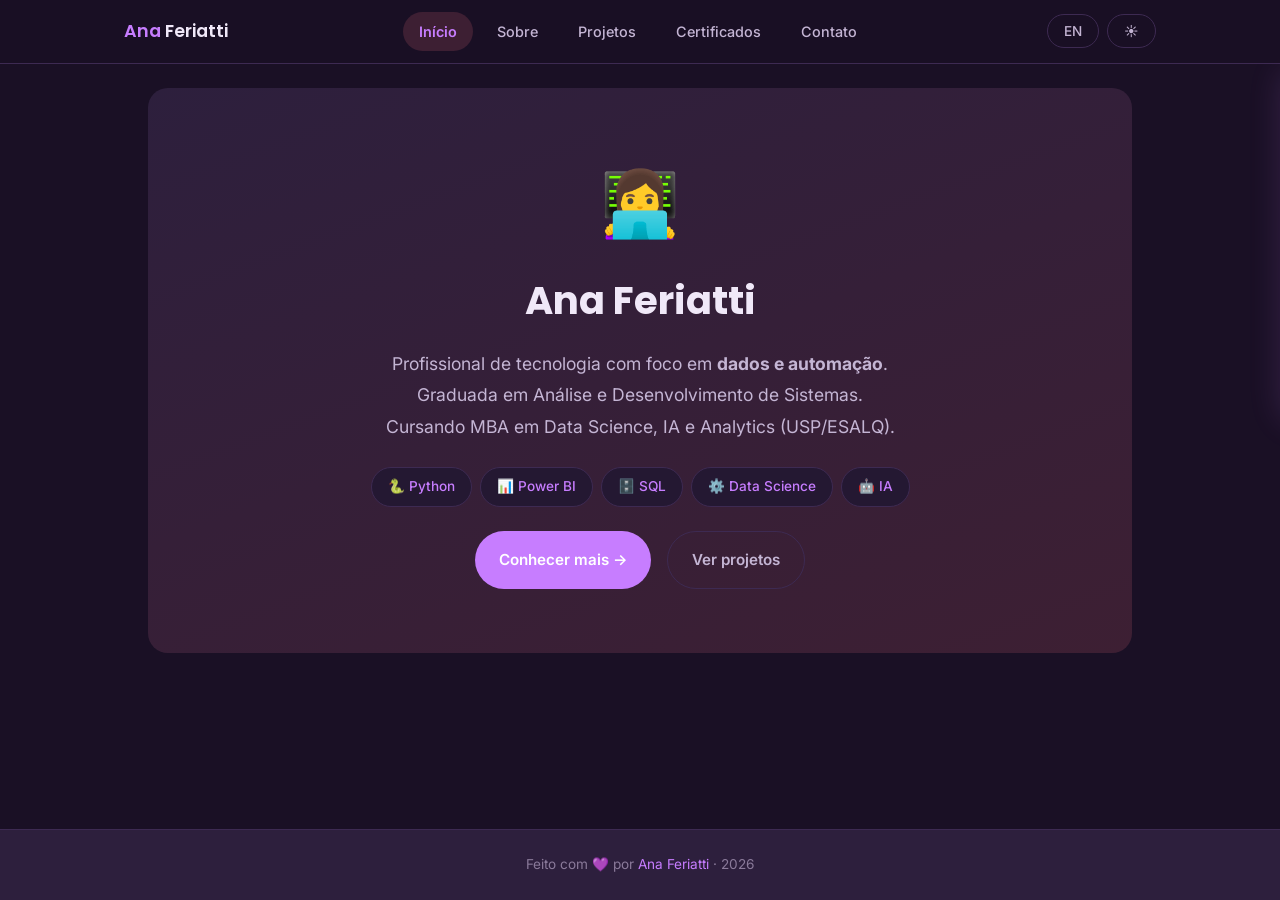
<file: docs/index.html>
<!DOCTYPE html>
<html lang="pt-br">
<head>
  <meta charset="UTF-8">
  <meta name="viewport" content="width=device-width, initial-scale=1.0">
  <title>Ana Feriatti — Data Science & Analytics</title>
  <meta name="description" content="Portfolio de Ana Feriatti — Data Science, Python, SQL, Power BI e automação de processos.">
  <meta name="author" content="Ana Feriatti">
  <meta property="og:title" content="Ana Feriatti — Data Science & Analytics">
  <meta property="og:description" content="Profissional de tecnologia com foco em Data Science, Python, SQL e Power BI.">
  <meta property="og:type" content="website">
  <meta property="og:locale" content="pt_BR">
  <link rel="icon" href="data:image/svg+xml,<svg xmlns='http://www.w3.org/2000/svg' viewBox='0 0 100 100'><text y='.9em' font-size='90'>💜</text></svg>">
  <link rel="preconnect" href="https://fonts.googleapis.com">
  <link rel="preconnect" href="https://fonts.gstatic.com" crossorigin>
  <link href="https://fonts.googleapis.com/css2?family=Inter:wght@400;500;600&family=Poppins:wght@600;700&display=swap" rel="stylesheet">
  <link rel="stylesheet" href="css/style.css">
</head>
<body data-page="home">

  <main class="page">
    <div class="container">
      <section class="hero reveal" aria-label="Apresentação">
        <div class="hero-emoji" aria-hidden="true">👩‍💻</div>
        <h1 data-i18n="home.title">Ana Feriatti</h1>
        <p data-i18n="home.desc">
          Profissional de tecnologia com foco em <strong>dados e automação</strong>.<br>
          Graduada em Análise e Desenvolvimento de Sistemas.<br>
          Cursando MBA em Data Science, IA e Analytics (USP/ESALQ).
        </p>
        <div class="hero-tags">
          <span class="hero-tag">🐍 Python</span>
          <span class="hero-tag">📊 Power BI</span>
          <span class="hero-tag">🗄️ SQL</span>
          <span class="hero-tag">⚙️ Data Science</span>
          <span class="hero-tag">🤖 IA</span>
        </div>
        <div class="hero-links">
          <a href="sobre.html" class="hero-link primary">Conhecer mais →</a>
          <a href="projetos.html" class="hero-link secondary">Ver projetos</a>
        </div>
      </section>
    </div>
  </main>

  <script src="js/bootstrap.js"></script>
</body>
</html>
</file>
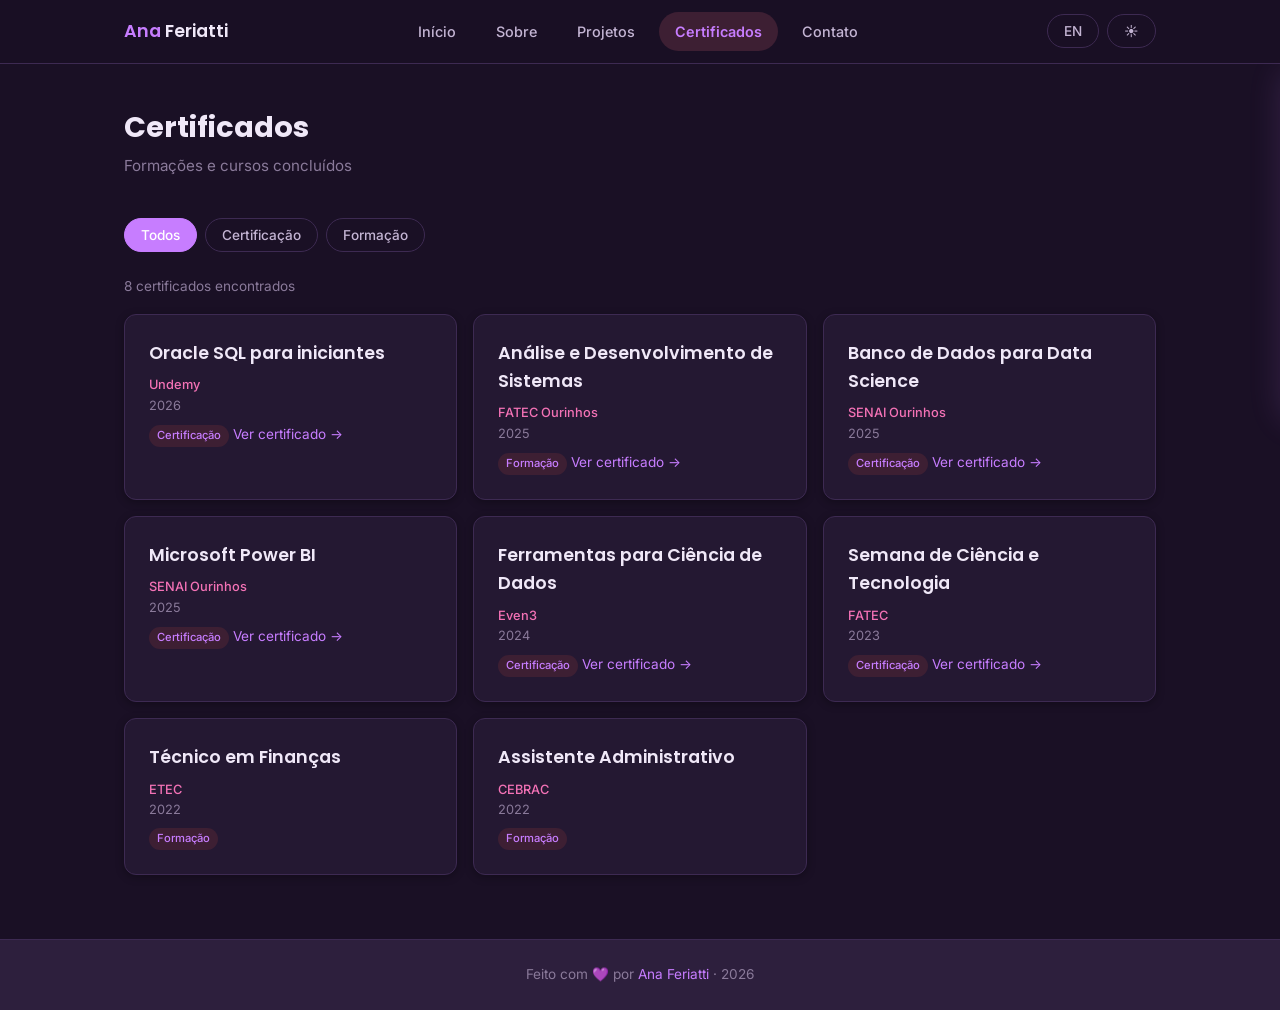
<file: docs/certificados.html>
<!DOCTYPE html>
<html lang="pt-br">
<head>
  <meta charset="UTF-8">
  <meta name="viewport" content="width=device-width, initial-scale=1.0">
  <title>Certificados — Ana Feriatti</title>
  <meta name="description" content="Certificados e cursos de Ana Feriatti.">
  <meta name="author" content="Ana Feriatti">
  <link rel="icon" href="data:image/svg+xml,<svg xmlns='http://www.w3.org/2000/svg' viewBox='0 0 100 100'><text y='.9em' font-size='90'>💜</text></svg>">
  <link rel="preconnect" href="https://fonts.googleapis.com">
  <link rel="preconnect" href="https://fonts.gstatic.com" crossorigin>
  <link href="https://fonts.googleapis.com/css2?family=Inter:wght@400;500;600&family=Poppins:wght@600;700&display=swap" rel="stylesheet">
  <link rel="stylesheet" href="css/style.css">
</head>
<body data-page="certificados">

  <main class="page">
    <div class="container">
      <section class="page-section">
        <h2 class="section-title reveal">Certificados</h2>
        <p class="section-subtitle reveal">Formações e cursos concluídos</p>

        <div class="filters reveal">
          <button class="filter-btn active" data-filter="all">Todos</button>
          <button class="filter-btn" data-filter="Certificação">Certificação</button>
          <button class="filter-btn" data-filter="Formação">Formação</button>
        </div>
        
        <div class="result-count reveal" id="certCount"></div>

        <div class="certs-grid" id="certList"></div>
      </section>
    </div>
  </main>

  <script src="js/bootstrap.js"></script>
</body>
</html>
</file>
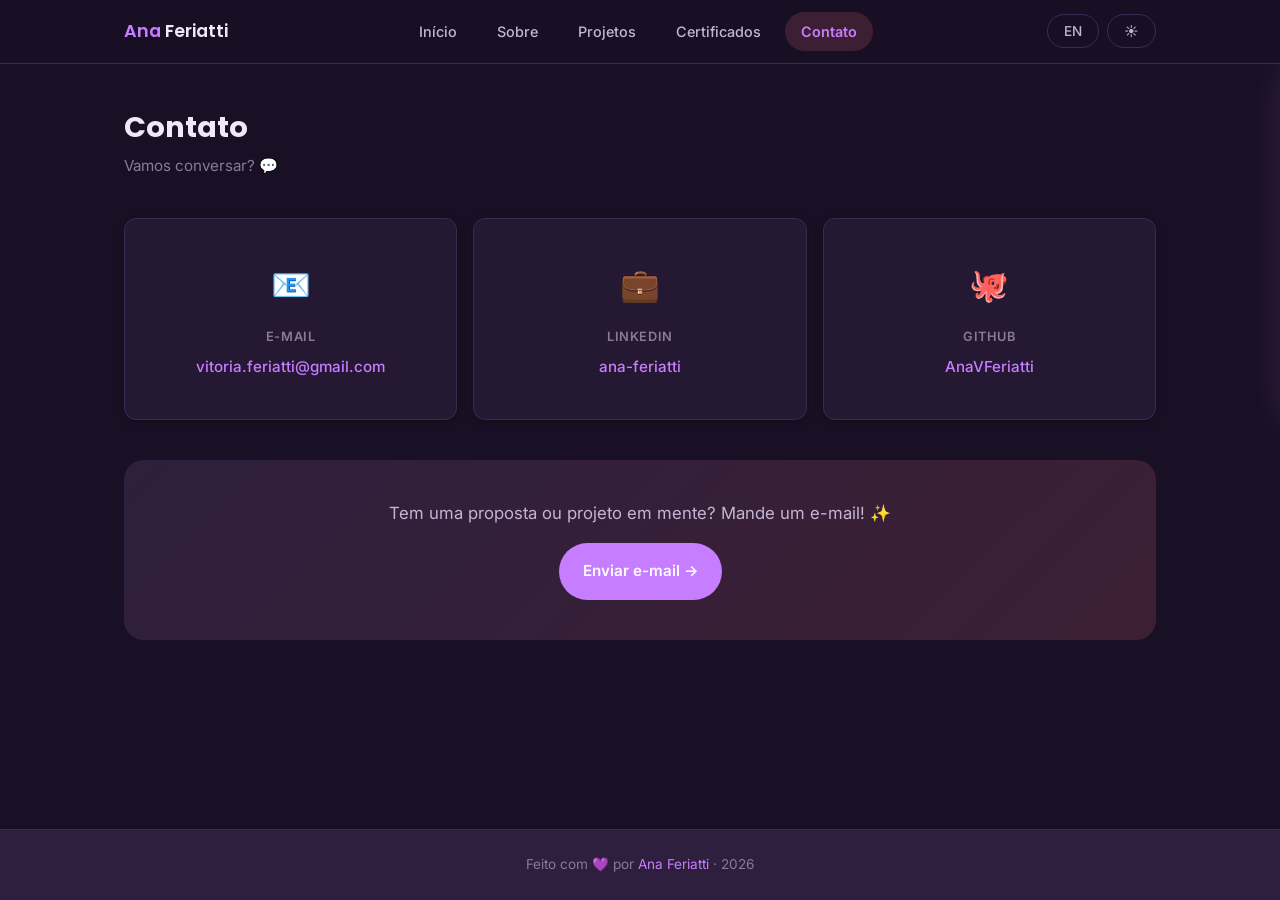
<file: docs/contato.html>
<!DOCTYPE html>
<html lang="pt-br">
<head>
  <meta charset="UTF-8">
  <meta name="viewport" content="width=device-width, initial-scale=1.0">
  <title>Contato — Ana Feriatti</title>
  <meta name="description" content="Entre em contato com Ana Feriatti.">
  <meta name="author" content="Ana Feriatti">
  <link rel="icon" href="data:image/svg+xml,<svg xmlns='http://www.w3.org/2000/svg' viewBox='0 0 100 100'><text y='.9em' font-size='90'>💜</text></svg>">
  <link rel="preconnect" href="https://fonts.googleapis.com">
  <link rel="preconnect" href="https://fonts.gstatic.com" crossorigin>
  <link href="https://fonts.googleapis.com/css2?family=Inter:wght@400;500;600&family=Poppins:wght@600;700&display=swap" rel="stylesheet">
  <link rel="stylesheet" href="css/style.css">
</head>
<body data-page="contato">

  <main class="page">
    <div class="container">
      <section class="page-section">
        <h2 class="section-title reveal">Contato</h2>
        <p class="section-subtitle reveal">Vamos conversar? 💬</p>

        <div class="contact-grid reveal">
          <a href="mailto:vitoria.feriatti@gmail.com" class="card contact-card" aria-label="Enviar e-mail">
            <div class="contact-icon">📧</div>
            <div class="contact-label">E-mail</div>
            <div class="contact-value">vitoria.feriatti@gmail.com</div>
          </a>
          <a id="ciLinkedin" href="https://www.linkedin.com/in/ana-feriatti/" target="_blank" rel="noopener" class="card contact-card" aria-label="LinkedIn">
            <div class="contact-icon">💼</div>
            <div class="contact-label">LinkedIn</div>
            <div class="contact-value">ana-feriatti</div>
          </a>
          <a id="ciGithub" href="https://github.com/AnaVFeriatti" target="_blank" rel="noopener" class="card contact-card" aria-label="GitHub">
            <div class="contact-icon">🐙</div>
            <div class="contact-label">GitHub</div>
            <div class="contact-value">AnaVFeriatti</div>
          </a>
        </div>

        <div class="contact-cta reveal">
          <p data-i18n="contato.cta">Tem uma proposta ou projeto em mente? Mande um e-mail! ✨</p>
          <a href="mailto:vitoria.feriatti@gmail.com" class="hero-link primary" data-i18n="contato.cta.link">Enviar e-mail →</a>
        </div>
      </section>
    </div>
  </main>

  <script src="js/bootstrap.js"></script>
</body>
</html>
</file>
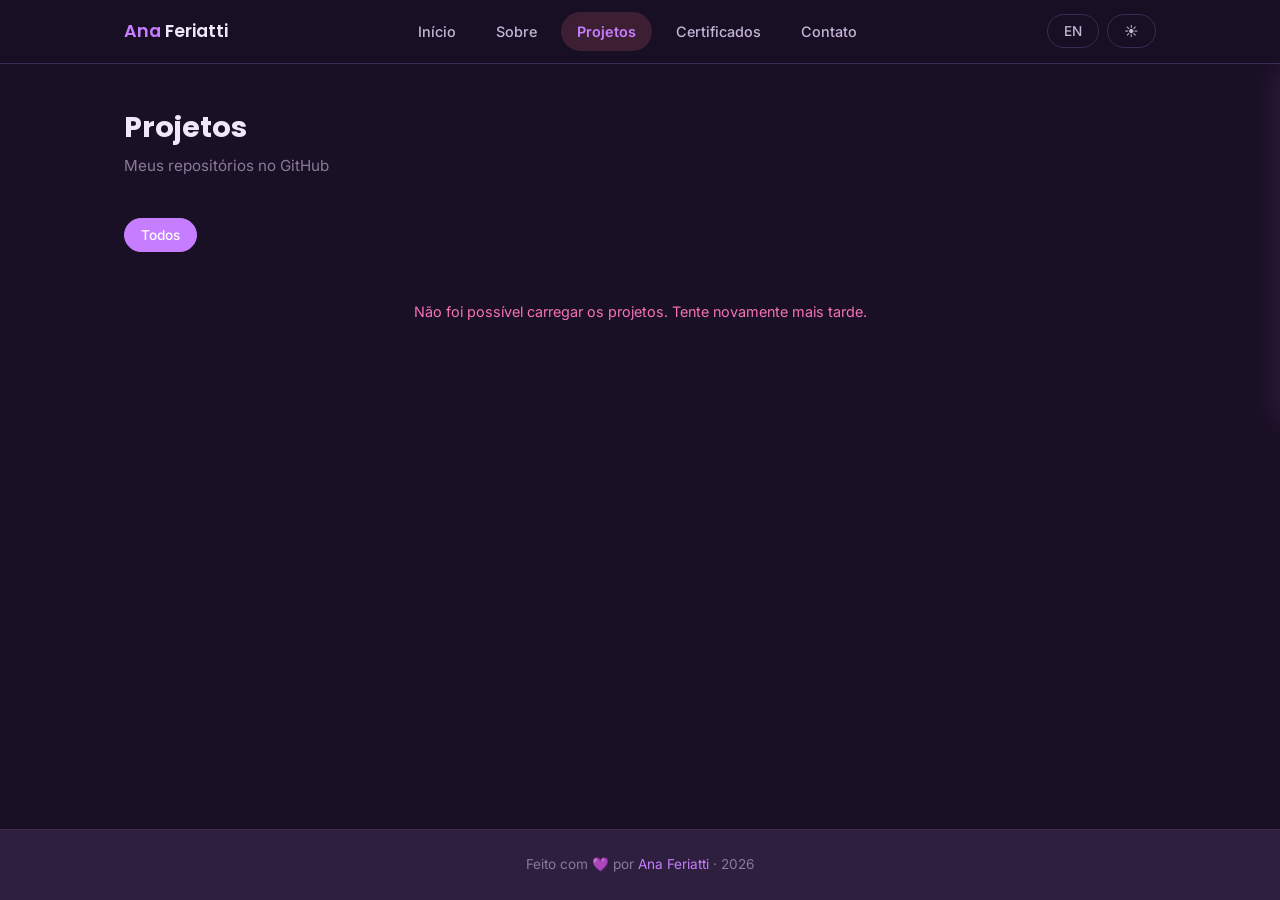
<file: docs/projetos.html>
<!DOCTYPE html>
<html lang="pt-br">
<head>
  <meta charset="UTF-8">
  <meta name="viewport" content="width=device-width, initial-scale=1.0">
  <title>Projetos — Ana Feriatti</title>
  <meta name="description" content="Projetos e repositórios de Ana Feriatti no GitHub.">
  <meta name="author" content="Ana Feriatti">
  <link rel="icon" href="data:image/svg+xml,<svg xmlns='http://www.w3.org/2000/svg' viewBox='0 0 100 100'><text y='.9em' font-size='90'>💜</text></svg>">
  <link rel="preconnect" href="https://fonts.googleapis.com">
  <link rel="preconnect" href="https://fonts.gstatic.com" crossorigin>
  <link href="https://fonts.googleapis.com/css2?family=Inter:wght@400;500;600&family=Poppins:wght@600;700&display=swap" rel="stylesheet">
  <link rel="stylesheet" href="css/style.css">
</head>
<body data-page="projetos">

  <main class="page">
    <div class="container">
      <section class="page-section">
        <h2 class="section-title reveal">Projetos</h2>
        <p class="section-subtitle reveal">Meus repositórios no GitHub</p>

        <div class="filters reveal" id="projectFilters">
          <button class="filter-btn active" data-lang="all">Todos</button>
        </div>
        <div class="result-count reveal" id="projectCount"></div>

        <div class="loading" id="loadingRepos" role="status" aria-live="polite">Carregando projetos</div>
        <div class="error-msg" id="errorRepos" style="display:none" role="alert"></div>
        <div class="projects-grid" id="repoList"></div>
      </section>
    </div>
  </main>

  <script src="js/bootstrap.js"></script>
</body>
</html>
</file>
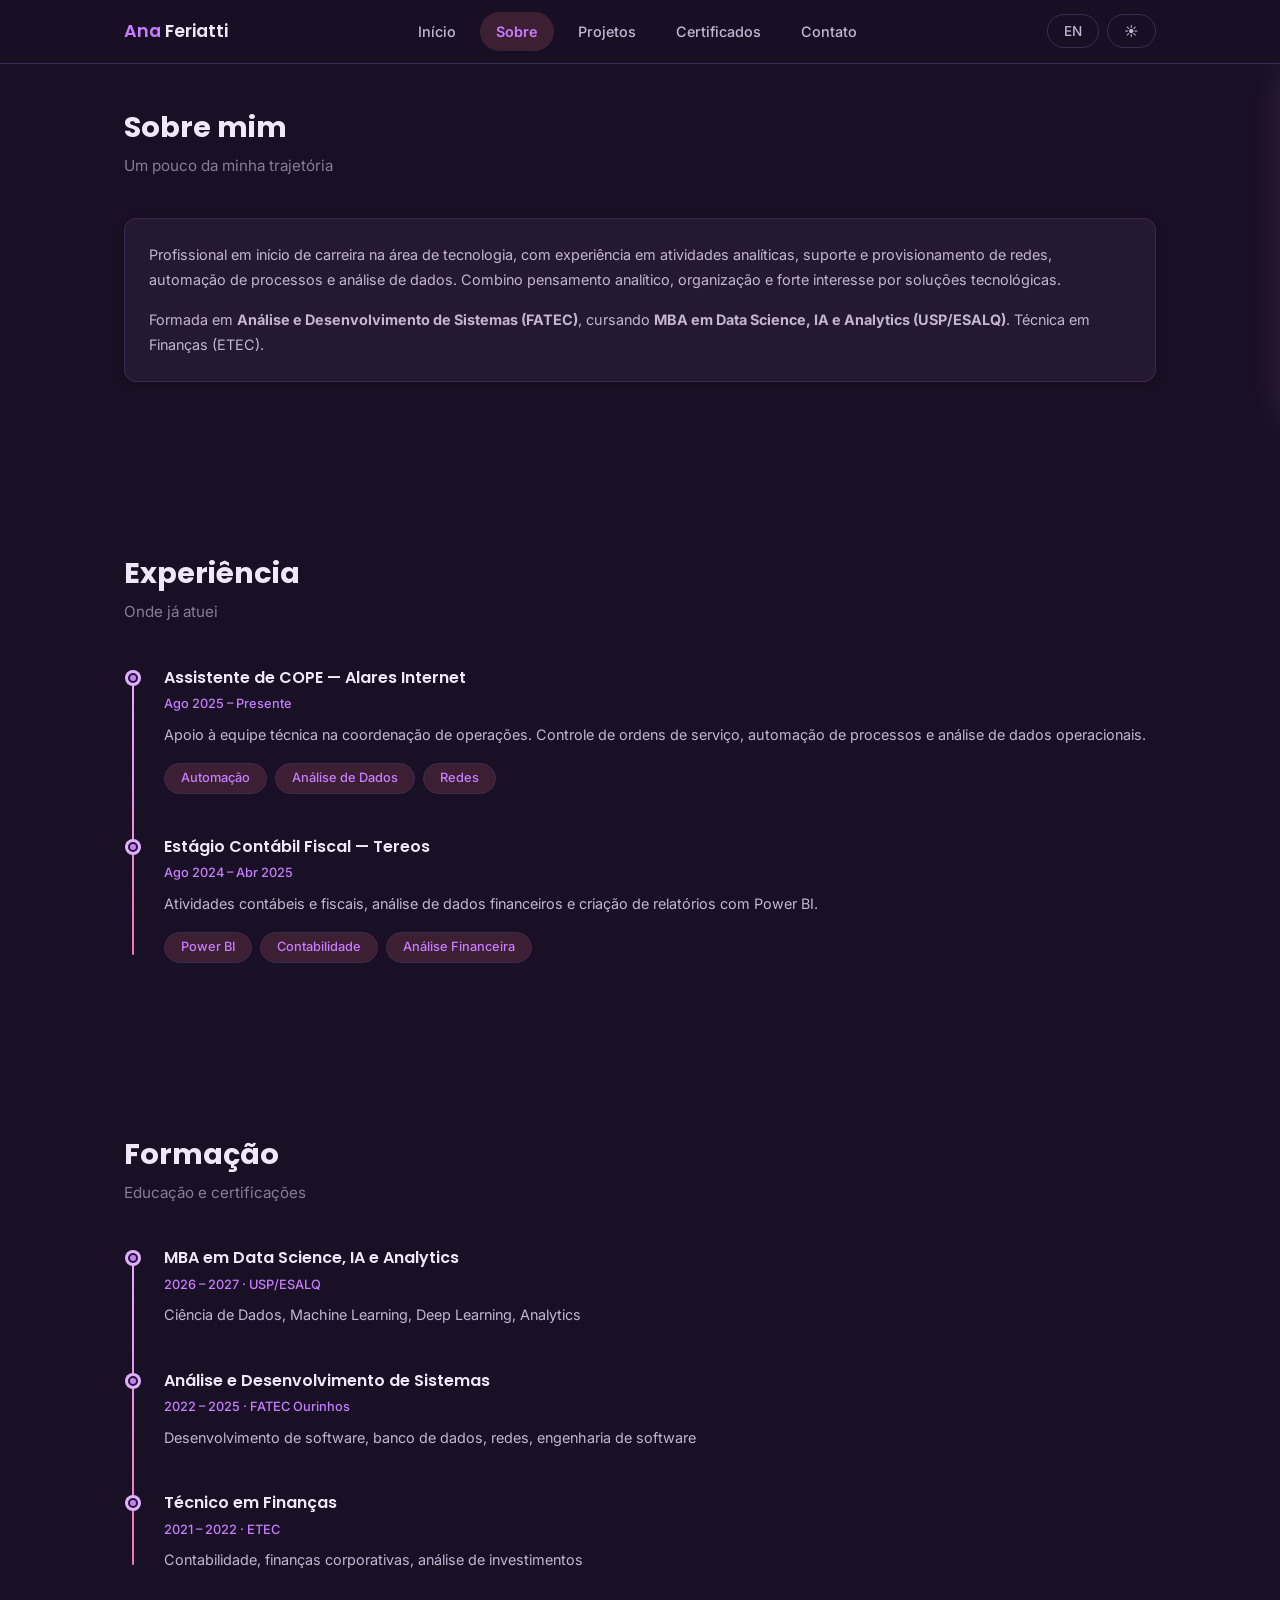
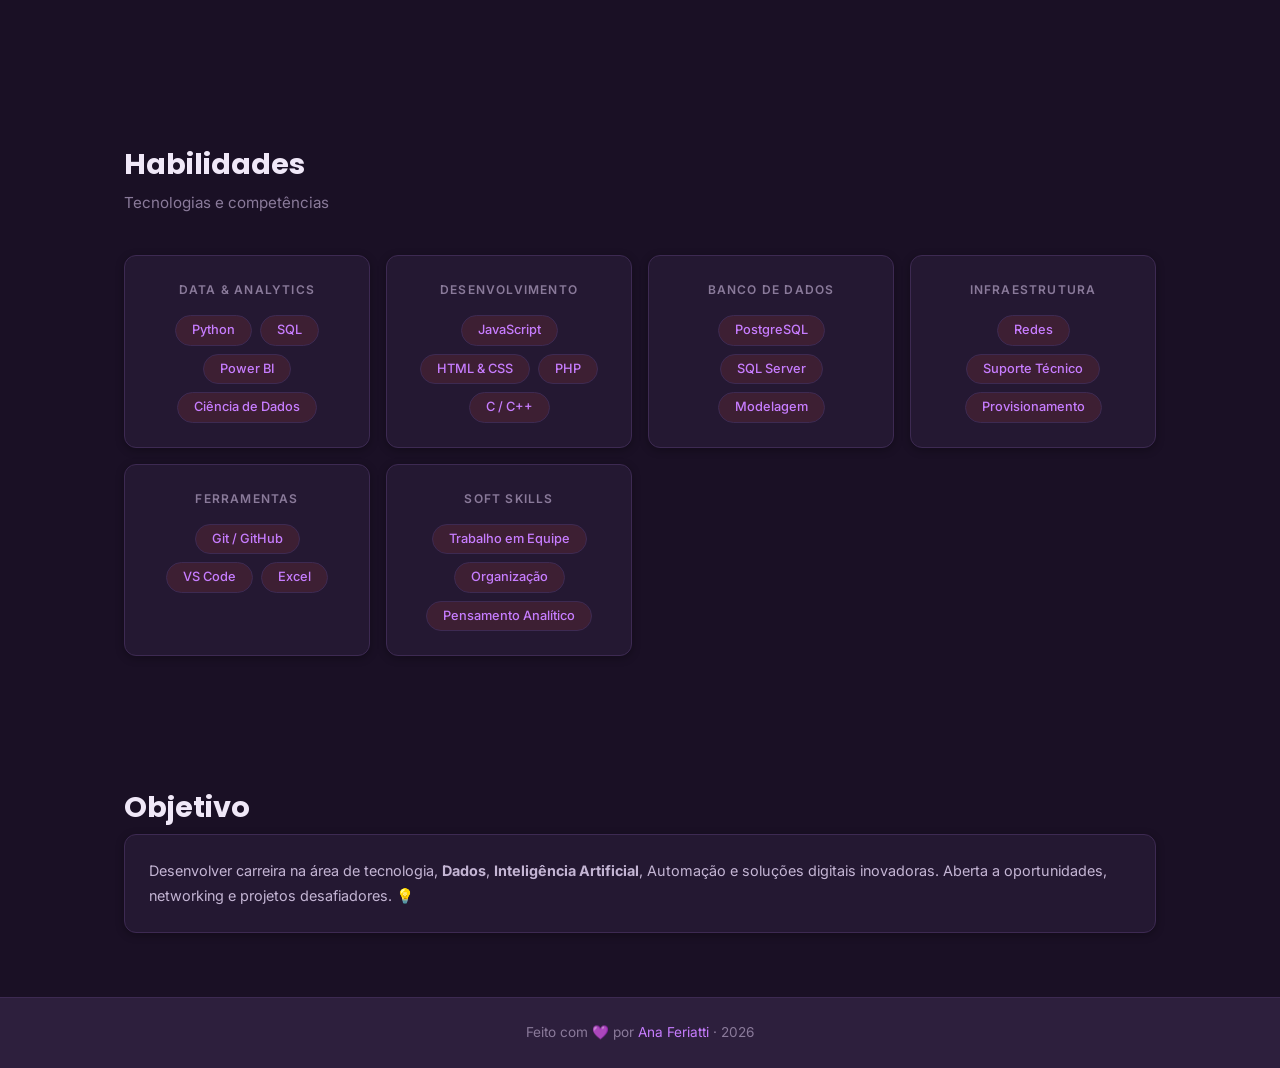
<file: docs/sobre.html>
<!DOCTYPE html>
<html lang="pt-br">
<head>
  <meta charset="UTF-8">
  <meta name="viewport" content="width=device-width, initial-scale=1.0">
  <title>Sobre — Ana Feriatti</title>
  <meta name="description" content="Experiência, formação e habilidades de Ana Feriatti.">
  <meta name="author" content="Ana Feriatti">
  <link rel="icon" href="data:image/svg+xml,<svg xmlns='http://www.w3.org/2000/svg' viewBox='0 0 100 100'><text y='.9em' font-size='90'>💜</text></svg>">
  <link rel="preconnect" href="https://fonts.googleapis.com">
  <link rel="preconnect" href="https://fonts.gstatic.com" crossorigin>
  <link href="https://fonts.googleapis.com/css2?family=Inter:wght@400;500;600&family=Poppins:wght@600;700&display=swap" rel="stylesheet">
  <link rel="stylesheet" href="css/style.css">
</head>
<body data-page="sobre">

  <main class="page">
    <div class="container">

      <section class="page-section reveal" aria-label="Sobre mim">
        <h2 class="section-title" data-i18n="sobre.title">Sobre mim</h2>
        <p class="section-subtitle" data-i18n="sobre.subtitle">Um pouco da minha trajetória</p>
        <div class="card" style="margin-bottom: var(--space-xl);">
          <p class="card-desc" data-i18n="sobre.resumo">
            Profissional em início de carreira na área de tecnologia, com experiência em atividades analíticas,
            suporte e provisionamento de redes, automação de processos e análise de dados.
            Combino pensamento analítico, organização e forte interesse por soluções tecnológicas.
          </p>
          <p class="card-desc" style="margin-top: var(--space-md);" data-i18n="sobre.formacao">
            Formada em <strong>Análise e Desenvolvimento de Sistemas (FATEC)</strong>, cursando
            <strong>MBA em Data Science, IA e Analytics (USP/ESALQ)</strong>. Técnica em Finanças (ETEC).
          </p>
        </div>
      </section>

      <section class="page-section reveal" aria-label="Experiência">
        <h2 class="section-title" data-i18n="sobre.exp.title">Experiência</h2>
        <p class="section-subtitle">Onde já atuei</p>
        <div class="timeline">
          <article class="tl-item">
            <h3 data-i18n="sobre.exp.cargo1">Assistente de COPE — Alares Internet</h3>
            <div class="tl-date">Ago 2025 – Presente</div>
            <p data-i18n="sobre.exp.desc1">Apoio à equipe técnica na coordenação de operações. Controle de ordens de serviço, automação de processos e análise de dados operacionais.</p>
            <div class="tags" style="margin-top: var(--space-md); justify-content: flex-start;">
              <span class="tag">Automação</span>
              <span class="tag">Análise de Dados</span>
              <span class="tag">Redes</span>
            </div>
          </article>
          <article class="tl-item">
            <h3 data-i18n="sobre.exp.cargo2">Estágio Contábil Fiscal — Tereos</h3>
            <div class="tl-date">Ago 2024 – Abr 2025</div>
            <p data-i18n="sobre.exp.desc2">Atividades contábeis e fiscais, análise de dados financeiros e criação de relatórios com Power BI.</p>
            <div class="tags" style="margin-top: var(--space-md); justify-content: flex-start;">
              <span class="tag">Power BI</span>
              <span class="tag">Contabilidade</span>
              <span class="tag">Análise Financeira</span>
            </div>
          </article>
        </div>
      </section>

      <section class="page-section reveal" aria-label="Formação">
        <h2 class="section-title" data-i18n="sobre.form.title">Formação</h2>
        <p class="section-subtitle">Educação e certificações</p>
        <div class="timeline">
          <article class="tl-item">
            <h3>MBA em Data Science, IA e Analytics</h3>
            <div class="tl-date">2026 – 2027 · USP/ESALQ</div>
            <p>Ciência de Dados, Machine Learning, Deep Learning, Analytics</p>
          </article>
          <article class="tl-item">
            <h3>Análise e Desenvolvimento de Sistemas</h3>
            <div class="tl-date">2022 – 2025 · FATEC Ourinhos</div>
            <p>Desenvolvimento de software, banco de dados, redes, engenharia de software</p>
          </article>
          <article class="tl-item">
            <h3>Técnico em Finanças</h3>
            <div class="tl-date">2021 – 2022 · ETEC</div>
            <p>Contabilidade, finanças corporativas, análise de investimentos</p>
          </article>
        </div>
      </section>

      <section class="page-section reveal" aria-label="Habilidades">
        <h2 class="section-title" data-i18n="sobre.stack.title">Habilidades</h2>
        <p class="section-subtitle">Tecnologias e competências</p>
        <div class="skills-grid">
          <div class="card skill-card">
            <h4>Data & Analytics</h4>
            <div class="tags">
              <span class="tag">Python</span>
              <span class="tag">SQL</span>
              <span class="tag">Power BI</span>
              <span class="tag">Ciência de Dados</span>
            </div>
          </div>
          <div class="card skill-card">
            <h4>Desenvolvimento</h4>
            <div class="tags">
              <span class="tag">JavaScript</span>
              <span class="tag">HTML & CSS</span>
              <span class="tag">PHP</span>
              <span class="tag">C / C++</span>
            </div>
          </div>
          <div class="card skill-card">
            <h4>Banco de Dados</h4>
            <div class="tags">
              <span class="tag">PostgreSQL</span>
              <span class="tag">SQL Server</span>
              <span class="tag">Modelagem</span>
            </div>
          </div>
          <div class="card skill-card">
            <h4>Infraestrutura</h4>
            <div class="tags">
              <span class="tag">Redes</span>
              <span class="tag">Suporte Técnico</span>
              <span class="tag">Provisionamento</span>
            </div>
          </div>
          <div class="card skill-card">
            <h4>Ferramentas</h4>
            <div class="tags">
              <span class="tag">Git / GitHub</span>
              <span class="tag">VS Code</span>
              <span class="tag">Excel</span>
            </div>
          </div>
          <div class="card skill-card">
            <h4>Soft Skills</h4>
            <div class="tags">
              <span class="tag">Trabalho em Equipe</span>
              <span class="tag">Organização</span>
              <span class="tag">Pensamento Analítico</span>
            </div>
          </div>
        </div>
      </section>

      <section class="page-section reveal" aria-label="Objetivo">
        <h2 class="section-title" data-i18n="sobre.objetivo.title">Objetivo</h2>
        <div class="card">
          <p class="card-desc">
            Desenvolver carreira na área de tecnologia, <strong>Dados</strong>,
            <strong>Inteligência Artificial</strong>, Automação e soluções digitais inovadoras.
            Aberta a oportunidades, networking e projetos desafiadores. 💡
          </p>
        </div>
      </section>

    </div>
  </main>

  <script src="js/bootstrap.js"></script>
</body>
</html>
</file>
<file: docs/css/style.css>
/* ===== DESIGN TOKENS ===== */
:root {
  --color-bg: #fefcff;
  --color-surface: #ffffff;
  --color-surface-alt: #f8f4fc;
  --color-border: #ede6f5;
  --color-primary: #9b59b6;
  --color-primary-light: #d2a8e0;
  --color-primary-dark: #7d3c98;
  --color-accent: #e91e8c;
  --color-accent-light: #fce4f3;
  --color-text: #2d2040;
  --color-text-secondary: #6b5b7b;
  --color-text-muted: #9a8ba8;
  --color-gradient-start: #f3e7fa;
  --color-gradient-end: #fce4f3;
  --color-card-shadow: rgba(155, 89, 182, 0.08);
  --color-card-hover-shadow: rgba(155, 89, 182, 0.16);

  --font-heading: 'Poppins', sans-serif;
  --font-body: 'Inter', sans-serif;
  --radius-sm: 8px;
  --radius-md: 12px;
  --radius-lg: 20px;
  --radius-full: 9999px;
  --shadow-sm: 0 2px 8px var(--color-card-shadow);
  --shadow-md: 0 4px 20px var(--color-card-shadow);
  --shadow-lg: 0 8px 32px var(--color-card-hover-shadow);
  --max-width: 1080px;
  --nav-height: 64px;

  --space-xs: 4px;
  --space-sm: 8px;
  --space-md: 16px;
  --space-lg: 24px;
  --space-xl: 40px;
  --space-2xl: 64px;
}

[data-theme="dark"] {
  --color-bg: #1a1025;
  --color-surface: #241832;
  --color-surface-alt: #2d1f3d;
  --color-border: #3d2a52;
  --color-primary: #c77dff;
  --color-primary-light: #e0b0ff;
  --color-primary-dark: #a855f7;
  --color-accent: #f472b6;
  --color-accent-light: #3d1f33;
  --color-text: #f0e8f8;
  --color-text-secondary: #c4b5d4;
  --color-text-muted: #8a7a9a;
  --color-gradient-start: #2d1f3d;
  --color-gradient-end: #3d1f33;
  --color-card-shadow: rgba(0, 0, 0, 0.3);
  --color-card-hover-shadow: rgba(199, 125, 255, 0.15);
}

/* ===== RESET ===== */
*, *::before, *::after { margin: 0; padding: 0; box-sizing: border-box; }
html { scroll-behavior: smooth; }

body {
  background: var(--color-bg);
  color: var(--color-text);
  font-family: var(--font-body);
  font-size: 16px;
  line-height: 1.6;
  min-height: 100vh;
  display: flex;
  flex-direction: column;
  -webkit-font-smoothing: antialiased;
}

a { color: var(--color-primary); text-decoration: none; transition: color 0.2s; }
a:hover { color: var(--color-primary-dark); }
a:focus-visible { outline: 2px solid var(--color-primary); outline-offset: 3px; border-radius: 4px; }
img { max-width: 100%; display: block; }

/* ===== UTILITIES ===== */
.sr-only {
  position: absolute; width: 1px; height: 1px; padding: 0; margin: -1px;
  overflow: hidden; clip: rect(0,0,0,0); white-space: nowrap; border: 0;
}
.container { max-width: var(--max-width); margin: 0 auto; padding: 0 var(--space-lg); }
.gradient-text {
  background: linear-gradient(135deg, var(--color-primary), var(--color-accent));
  -webkit-background-clip: text;
  -webkit-text-fill-color: transparent;
  background-clip: text;
}

/* ===== NAVIGATION ===== */
.navbar {
  position: fixed; top: 0; left: 0; right: 0; z-index: 100;
  background: rgba(254, 252, 255, 0.85);
  backdrop-filter: blur(12px);
  border-bottom: 1px solid var(--color-border);
  height: var(--nav-height);
  display: flex; align-items: center;
}
[data-theme="dark"] .navbar { background: rgba(26, 16, 37, 0.85); }

.navbar .container { display: flex; align-items: center; justify-content: space-between; width: 100%; }
.nav-brand { font-family: var(--font-heading); font-weight: 600; font-size: 1.1rem; color: var(--color-text); }
.nav-brand span { color: var(--color-primary); }

.nav-links { display: flex; gap: var(--space-sm); align-items: center; }
.nav-links a {
  font-size: 0.9rem; color: var(--color-text-secondary); padding: var(--space-sm) var(--space-md);
  border-radius: var(--radius-full); transition: all 0.2s; font-weight: 500;
}
.nav-links a:hover { color: var(--color-primary); background: var(--color-accent-light); }
.nav-links a.active { color: var(--color-primary); background: var(--color-accent-light); font-weight: 600; }

.nav-actions { display: flex; gap: var(--space-sm); align-items: center; }
.nav-btn {
  background: none; border: 1px solid var(--color-border); color: var(--color-text-secondary);
  cursor: pointer; padding: var(--space-sm) var(--space-md); border-radius: var(--radius-full);
  font-family: var(--font-body); font-size: 0.85rem; font-weight: 500; transition: all 0.2s;
}
.nav-btn:hover { border-color: var(--color-primary); color: var(--color-primary); background: var(--color-accent-light); }

.menu-btn {
  display: none; background: none; border: none; color: var(--color-text);
  cursor: pointer; padding: var(--space-sm); font-size: 1.4rem; line-height: 1;
}

.side-nav {
  position: fixed; top: var(--nav-height); right: 0; width: 260px;
  background: var(--color-surface); border-left: 1px solid var(--color-border);
  border-bottom: 1px solid var(--color-border); padding: var(--space-lg);
  transform: translateX(100%); transition: transform 0.25s ease; z-index: 90;
  border-radius: 0 0 0 var(--radius-lg); box-shadow: var(--shadow-lg);
}
.side-nav.open { transform: translateX(0); }
.side-nav a {
  display: block; padding: var(--space-md); font-size: 0.95rem; color: var(--color-text-secondary);
  border-radius: var(--radius-sm); margin-bottom: var(--space-xs); transition: all 0.2s;
}
.side-nav a:hover, .side-nav a.active { color: var(--color-primary); background: var(--color-accent-light); }

/* ===== PAGE LAYOUT ===== */
.page { flex: 1; padding-top: var(--nav-height); }
.page-section { padding: var(--space-2xl) 0; }
.page-section:first-child { padding-top: var(--space-xl); }

/* ===== HERO (HOME) ===== */
.hero {
  text-align: center;
  padding: var(--space-2xl) var(--space-lg);
  background: linear-gradient(160deg, var(--color-gradient-start), var(--color-gradient-end));
  border-radius: var(--radius-lg);
  margin: var(--space-lg);
}
.hero-emoji { font-size: 4rem; margin-bottom: var(--space-md); }
.hero h1 { font-family: var(--font-heading); font-size: 2.4rem; font-weight: 700; margin-bottom: var(--space-md); color: var(--color-text); }
.hero p { font-size: 1.1rem; color: var(--color-text-secondary); max-width: 600px; margin: 0 auto var(--space-lg); line-height: 1.8; }
.hero-tags { display: flex; flex-wrap: wrap; justify-content: center; gap: var(--space-sm); margin-bottom: var(--space-lg); }
.hero-tag {
  background: var(--color-surface); border: 1px solid var(--color-border);
  padding: var(--space-sm) var(--space-md); border-radius: var(--radius-full);
  font-size: 0.85rem; color: var(--color-primary); font-weight: 500;
}
.hero-links { display: flex; flex-wrap: wrap; justify-content: center; gap: var(--space-md); }
.hero-link {
  display: inline-flex; align-items: center; gap: var(--space-sm);
  padding: var(--space-md) var(--space-lg); border-radius: var(--radius-full);
  font-weight: 600; font-size: 0.95rem; transition: all 0.2s;
}
.hero-link.primary { background: var(--color-primary); color: #fff; }
.hero-link.primary:hover { background: var(--color-primary-dark); color: #fff; transform: translateY(-2px); box-shadow: var(--shadow-md); }
.hero-link.secondary { border: 1px solid var(--color-border); color: var(--color-text-secondary); }
.hero-link.secondary:hover { border-color: var(--color-primary); color: var(--color-primary); background: var(--color-accent-light); }

/* ===== SECTION HEADINGS ===== */
.section-title {
  font-family: var(--font-heading); font-size: 1.8rem; font-weight: 700;
  margin-bottom: var(--space-xs); color: var(--color-text);
}
.section-subtitle { color: var(--color-text-muted); font-size: 0.95rem; margin-bottom: var(--space-xl); }

/* ===== CARDS ===== */
.card {
  background: var(--color-surface); border: 1px solid var(--color-border);
  border-radius: var(--radius-md); padding: var(--space-lg);
  transition: all 0.25s ease; box-shadow: var(--shadow-sm);
}
.card:hover { box-shadow: var(--shadow-lg); transform: translateY(-3px); border-color: var(--color-primary-light); }
.card-title { font-family: var(--font-heading); font-weight: 600; font-size: 1.1rem; margin-bottom: var(--space-sm); color: var(--color-text); }
.card-subtitle { font-size: 0.85rem; color: var(--color-primary); font-weight: 500; margin-bottom: var(--space-sm); }
.card-desc { font-size: 0.9rem; color: var(--color-text-secondary); line-height: 1.7; }

/* ===== TIMELINE ===== */
.timeline { position: relative; padding-left: var(--space-xl); }
.timeline::before {
  content: ''; position: absolute; left: 8px; top: 8px; bottom: 8px;
  width: 2px; background: linear-gradient(to bottom, var(--color-primary-light), var(--color-accent));
  border-radius: 2px;
}
.tl-item { position: relative; margin-bottom: var(--space-xl); }
.tl-item::before {
  content: ''; position: absolute; left: calc(-1 * var(--space-xl) + 4px); top: 8px;
  width: 10px; height: 10px; border-radius: 50%;
  background: var(--color-primary); border: 2px solid var(--color-surface);
  box-shadow: 0 0 0 3px var(--color-primary-light);
}
.tl-item h3 { font-family: var(--font-heading); font-weight: 600; font-size: 1rem; color: var(--color-text); margin-bottom: var(--space-xs); }
.tl-item .tl-date { font-size: 0.8rem; color: var(--color-primary); font-weight: 500; margin-bottom: var(--space-sm); }
.tl-item p { font-size: 0.9rem; color: var(--color-text-secondary); line-height: 1.7; }

/* ===== SKILLS GRID ===== */
.skills-grid { display: grid; grid-template-columns: repeat(auto-fit, minmax(200px, 1fr)); gap: var(--space-md); }
.skill-card { text-align: center; }
.skill-card h4 {
  font-size: 0.75rem; text-transform: uppercase; letter-spacing: 0.1em;
  color: var(--color-text-muted); margin-bottom: var(--space-md); font-weight: 600;
}
.tags { display: flex; flex-wrap: wrap; gap: var(--space-sm); justify-content: center; }
.tag {
  font-size: 0.8rem; padding: var(--space-xs) var(--space-md);
  border-radius: var(--radius-full); background: var(--color-accent-light);
  color: var(--color-primary); font-weight: 500; border: 1px solid var(--color-border);
  transition: all 0.2s;
}
.tag:hover { background: var(--color-primary); color: #fff; border-color: var(--color-primary); }

/* ===== PROJECTS ===== */
.projects-grid { display: grid; grid-template-columns: repeat(auto-fit, minmax(300px, 1fr)); gap: var(--space-md); }
.project-card { display: flex; flex-direction: column; }
.project-card .card-title a { color: var(--color-text); }
.project-card .card-title a:hover { color: var(--color-primary); }
.project-card.featured { border-left: 3px solid var(--color-primary); }
.project-meta { display: flex; flex-wrap: wrap; gap: var(--space-md); margin-top: auto; padding-top: var(--space-md); font-size: 0.8rem; color: var(--color-text-muted); }
.project-meta span { display: inline-flex; align-items: center; gap: var(--space-xs); }
.lang-dot { width: 10px; height: 10px; border-radius: 50%; display: inline-block; }
.project-links { display: flex; gap: var(--space-sm); margin-top: var(--space-md); }
.project-links a {
  font-size: 0.8rem; padding: var(--space-xs) var(--space-md); border: 1px solid var(--color-border);
  border-radius: var(--radius-full); color: var(--color-text-secondary); transition: all 0.2s;
}
.project-links a:hover { border-color: var(--color-primary); color: var(--color-primary); background: var(--color-accent-light); }

/* ===== FILTERS ===== */
.filters { display: flex; flex-wrap: wrap; gap: var(--space-sm); margin-bottom: var(--space-lg); }
.filter-btn {
  background: none; border: 1px solid var(--color-border); color: var(--color-text-secondary);
  font-family: var(--font-body); font-size: 0.85rem; padding: var(--space-sm) var(--space-md);
  cursor: pointer; border-radius: var(--radius-full); transition: all 0.2s; font-weight: 500;
}
.filter-btn:hover { border-color: var(--color-primary); color: var(--color-primary); }
.filter-btn.active { background: var(--color-primary); color: #fff; border-color: var(--color-primary); }
.result-count { font-size: 0.85rem; color: var(--color-text-muted); margin-bottom: var(--space-md); }

/* ===== CERTIFICATES ===== */
.certs-grid { display: grid; grid-template-columns: repeat(auto-fit, minmax(280px, 1fr)); gap: var(--space-md); }
.cert-card .cert-issuer { font-size: 0.8rem; color: var(--color-accent); font-weight: 500; }
.cert-card .cert-date { font-size: 0.8rem; color: var(--color-text-muted); }
.cert-card .cert-category {
  display: inline-block; font-size: 0.7rem; padding: 2px var(--space-sm);
  background: var(--color-accent-light); color: var(--color-primary);
  border-radius: var(--radius-full); font-weight: 500; margin-top: var(--space-sm);
}

/* ===== CONTACT ===== */
.contact-grid { display: grid; grid-template-columns: repeat(auto-fit, minmax(240px, 1fr)); gap: var(--space-md); }
.contact-card {
  text-decoration: none; display: flex; flex-direction: column; align-items: center; text-align: center;
  padding: var(--space-xl) var(--space-lg);
}
.contact-card:hover { color: var(--color-text); }
.contact-icon { font-size: 2rem; margin-bottom: var(--space-md); }
.contact-label { font-size: 0.8rem; text-transform: uppercase; letter-spacing: 0.05em; color: var(--color-text-muted); margin-bottom: var(--space-sm); font-weight: 600; }
.contact-value { font-size: 0.95rem; color: var(--color-primary); font-weight: 500; word-break: break-all; }

.contact-cta {
  text-align: center; padding: var(--space-xl);
  background: linear-gradient(135deg, var(--color-gradient-start), var(--color-gradient-end));
  border-radius: var(--radius-lg); margin-top: var(--space-xl);
}
.contact-cta p { color: var(--color-text-secondary); margin-bottom: var(--space-md); font-size: 1.05rem; }
.contact-cta a { font-weight: 600; }

/* ===== LOADING / ERROR ===== */
.loading { text-align: center; padding: var(--space-xl); color: var(--color-text-muted); }
.loading::after { content: ''; display: inline-block; width: 16px; height: 16px; border: 2px solid var(--color-border); border-top-color: var(--color-primary); border-radius: 50%; animation: spin 0.8s linear infinite; margin-left: var(--space-sm); vertical-align: middle; }
@keyframes spin { to { transform: rotate(360deg); } }
.error-msg { text-align: center; padding: var(--space-lg); color: var(--color-accent); font-size: 0.9rem; }

/* ===== FOOTER ===== */
.footer {
  border-top: 1px solid var(--color-border); padding: var(--space-lg);
  text-align: center; font-size: 0.85rem; color: var(--color-text-muted);
  background: var(--color-surface-alt);
}
.footer a { color: var(--color-primary); }

/* ===== ANIMATIONS ===== */
.reveal { opacity: 0; transform: translateY(16px); transition: opacity 0.5s ease, transform 0.5s ease; }
.reveal.visible { opacity: 1; transform: translateY(0); }

/* ===== RESPONSIVE ===== */
@media (max-width: 768px) {
  .nav-links { display: none; }
  .menu-btn { display: block; }
  .hero h1 { font-size: 1.8rem; }
  .hero { margin: var(--space-md); padding: var(--space-xl) var(--space-md); }
  .skills-grid { grid-template-columns: 1fr 1fr; }
  .projects-grid { grid-template-columns: 1fr; }
  .section-title { font-size: 1.5rem; }
}

@media (max-width: 480px) {
  .hero h1 { font-size: 1.5rem; }
  .skills-grid { grid-template-columns: 1fr; }
  .contact-grid { grid-template-columns: 1fr; }
  .certs-grid { grid-template-columns: 1fr; }
  .hero-links { flex-direction: column; align-items: center; }
}
</file>
